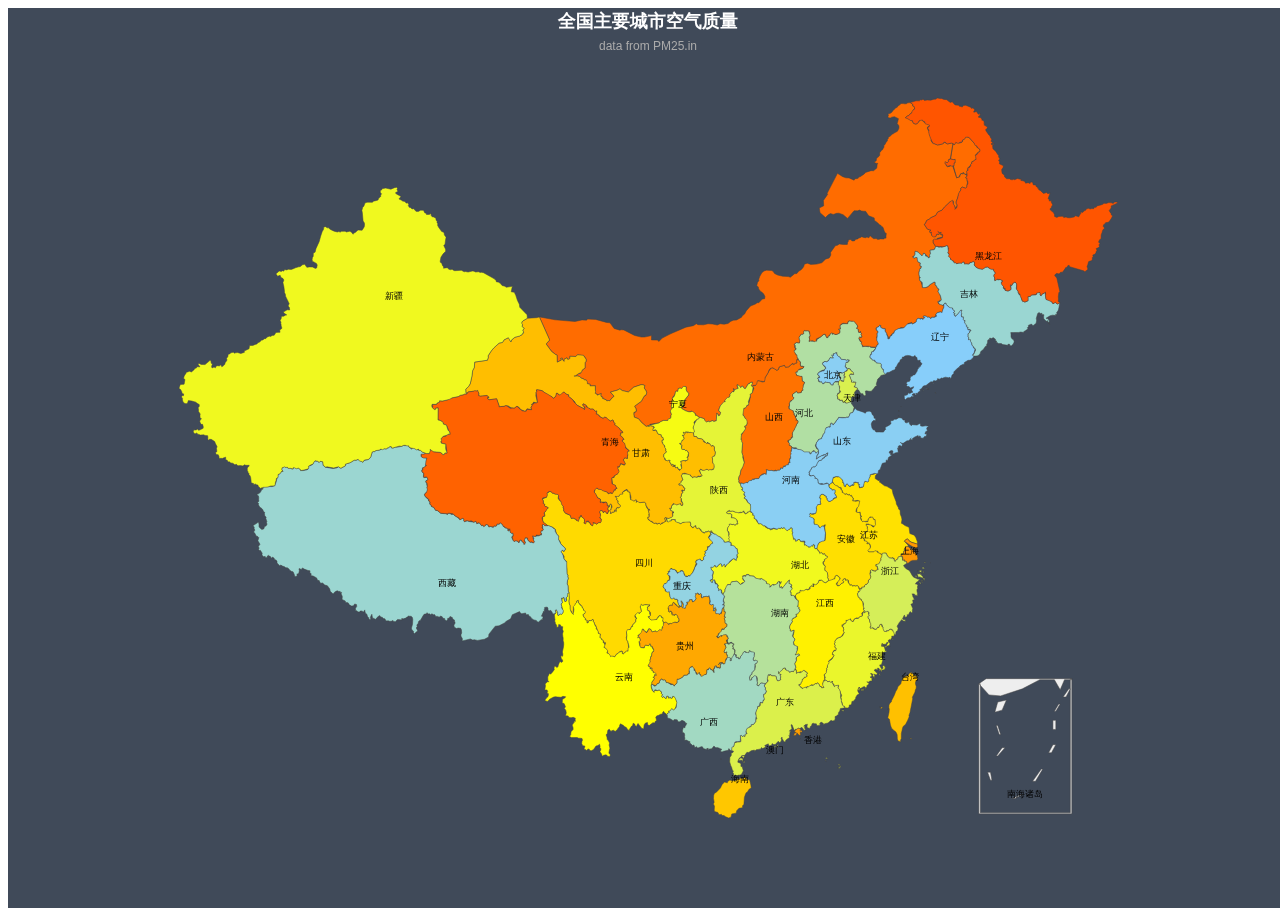
<file: index2.html>
<!DOCTYPE html>

<head>
    <meta charset="utf-8">
    <title>ECharts</title>
    <!-- ECharts单文件引入 -->
    <script src="js/echarts.js"></script>
    <script src="js/china.js"></script>
    <script src="js/jquery-2.0.3.min.js"></script>
    <script src="js/bootstrap.min.js"></script>
    <script src="js/respond.js"></script>
</head>

<body>
<!-- 为ECharts准备一个具备大小（宽高）的Dom -->
<div id="main"></div>
</body>
<script type="text/javascript">

    $("#main").css("width",$(window).width()+"px");
    $("#main").css("height",$(window).height()+"px");

    var myChart = echarts.init(document.getElementById('main'));
    var option = {

        backgroundColor: '#404a59',
        title: {
            text: '全国主要城市空气质量',
            subtext: 'data from PM25.in',
            left: 'center',
            textStyle: {
                color: '#fff'
            }
        },
        tooltip: {
            trigger: 'item'
        },
        visualMap : {
            min: 0,
            max: 1000,
            x: 'left',
            y: 'bottom',
            color: ['orangered','yellow','lightskyblue'],
            text: ['高', '低'], // 文本，默认为数值文本
            calculable: true,
            show:false
        },
        series: [{
            tooltip: {
                trigger: 'item',
            },
            name: 'iphone3',
            type: 'map',
            mapType: 'china',
            selectedMode: 'single',
            label: {
                normal: {
                    show: true,
                    textStyle: {
                        fontSize: 9,
                    }
                },
                emphasis: {
                    show: true,
                    textStyle: {
                        fontStyle: 'oblique',
                        fontSize: 9,
                    }
                }
            },
            showLegendSymbol: false,
            data: [{
                name: '北京',
                selected: false,
                value: Math.round(Math.random() * 1000)
            }, {
                name: '天津',
                selected: false,
                value: Math.round(Math.random() * 1000)
            }, {
                name: '上海',
                selected: false,
                value: Math.round(Math.random() * 1000)
            }, {
                name: '重庆',
                selected: false,
                value: Math.round(Math.random() * 1000)
            }, {
                name: '河北',
                selected: false,
                value: Math.round(Math.random() * 1000)
            }, {
                name: '河南',
                selected: false,
                value: Math.round(Math.random() * 1000)
            }, {
                name: '云南',
                selected: false,
                value: Math.round(Math.random() * 1000)
            }, {
                name: '辽宁',
                selected: false,
                value: Math.round(Math.random() * 1000)
            }, {
                name: '黑龙江',
                selected: false,
                value: Math.round(Math.random() * 1000)
            }, {
                name: '湖南',
                selected: false,
                value: Math.round(Math.random() * 1000)
            }, {
                name: '安徽',
                selected: false,
                value: Math.round(Math.random() * 1000)
            }, {
                name: '山东',
                selected: false,
                value: Math.round(Math.random() * 1000)
            }, {
                name: '新疆',
                selected: false,
                value: Math.round(Math.random() * 1000)
            }, {
                name: '江苏',
                selected: false,
                value: Math.round(Math.random() * 1000)
            }, {
                name: '浙江',
                selected: false,
                value: Math.round(Math.random() * 1000)
            }, {
                name: '江西',
                selected: false,
                value: Math.round(Math.random() * 1000)
            }, {
                name: '湖北',
                selected: false,
                value: Math.round(Math.random() * 1000)
            }, {
                name: '广西',
                selected: false,
                value: Math.round(Math.random() * 1000)
            }, {
                name: '甘肃',
                selected: false,
                value: Math.round(Math.random() * 1000)
            }, {
                name: '山西',
                selected: false,
                value: Math.round(Math.random() * 1000)
            }, {
                name: '内蒙古',
                selected: false,
                value: Math.round(Math.random() * 1000)
            }, {
                name: '陕西',
                selected: false,
                value: Math.round(Math.random() * 1000)
            }, {
                name: '吉林',
                selected: false,
                value: Math.round(Math.random() * 1000)
            }, {
                name: '福建',
                selected: false,
                value: Math.round(Math.random() * 1000)
            }, {
                name: '贵州',
                selected: false,
                value: Math.round(Math.random() * 1000)
            }, {
                name: '广东',
                selected: false,
                value: Math.round(Math.random() * 1000)
            }, {
                name: '青海',
                selected: false,
                value: Math.round(Math.random() * 1000)
            }, {
                name: '西藏',
                selected: false,
                value: Math.round(Math.random() * 1000)
            }, {
                name: '四川',
                selected: false,
                value: Math.round(Math.random() * 1000)
            }, {
                name: '宁夏',
                selected: false,
                value: Math.round(Math.random() * 1000)
            }, {
                name: '海南',
                selected: false,
                value: Math.round(Math.random() * 1000)
            }, {
                name: '台湾',
                selected: false,
                value: Math.round(Math.random() * 1000)
            }, {
                name: '香港',
                selected: false,
                value: Math.round(Math.random() * 1000)
            }, {
                name: '澳门',
                selected: false,
                value: Math.round(Math.random() * 1000)
            }]
        }, ],
    };
    myChart.on('mapselectchanged', function(param) {
        var selected = param.selected;
        var selectedProvince;
        var name;
        for(var i = 0, l = option.series[0].data.length; i < l; i++) {
            name = option.series[0].data[i].name;
            option.series[0].data[i].selected = selected[name];
            if(selected[name]) {
                selectedProvince = name;
            }
        }
        if(typeof selectedProvince == 'undefined') {
            option.series.splice(1);
            myChart.setOption(option, true);
            return;
        }
        option.series[1] = {
            name: '随机数据',
            type: 'map',
            mapType: selectedProvince,
            showLegendSymbol: false,
            label: {
                normal: {
                    show: true,
                    textStyle: {
                        fontSize: 9,
                    }
                },
                emphasis: {
                    show: true,
                    textStyle: {
                        fontStyle: 'oblique',
                        fontSize: 9,
                    }
                }
            },
            mapLocation: {
                x: '35%'
            },
            roam: true,
            data: [{
                name: '烟台市',
                value: Math.round(Math.random() * 1000)
            }, {
                name: '临沂市',
                value: Math.round(Math.random() * 1000)
            }, {
                name: '潍坊市',
                value: Math.round(Math.random() * 1000)
            }, {
                name: '青岛市',
                value: Math.round(Math.random() * 1000)
            }, {
                name: '菏泽市',
                value: Math.round(Math.random() * 1000)
            }, {
                name: '济宁市',
                value: Math.round(Math.random() * 1000)
            }, {
                name: '德州市',
                value: Math.round(Math.random() * 1000)
            }, {
                name: '滨州市',
                value: Math.round(Math.random() * 1000)
            }, {
                name: '聊城市',
                value: Math.round(Math.random() * 1000)
            }, {
                name: '东营市',
                value: Math.round(Math.random() * 1000)
            }, {
                name: '济南市',
                value: Math.round(Math.random() * 1000)
            }, {
                name: '泰安市',
                value: Math.round(Math.random() * 1000)
            }, {
                name: '威海市',
                value: Math.round(Math.random() * 1000)
            }, {
                name: '日照市',
                value: Math.round(Math.random() * 1000)
            }, {
                name: '淄博市',
                value: Math.round(Math.random() * 1000)
            }, {
                name: '枣庄市',
                value: Math.round(Math.random() * 1000)
            }, {
                name: '莱芜市',
                value: Math.round(Math.random() * 1000)
            }, {
                name: '张家口市',
                value: Math.round(Math.random() * 1000)
            }, {
                name: '保定市',
                value: Math.round(Math.random() * 1000)
            }, {
                name: '唐山市',
                value: Math.round(Math.random() * 1000)
            }, {
                name: '沧州市',
                value: Math.round(Math.random() * 1000)
            }, {
                name: '石家庄市',
                value: Math.round(Math.random() * 1000)
            }, {
                name: '邢台市',
                value: Math.round(Math.random() * 1000)
            }, {
                name: '邯郸市',
                value: Math.round(Math.random() * 1000)
            }, {
                name: '秦皇岛市',
                value: Math.round(Math.random() * 1000)
            }, {
                name: '衡水市',
                value: Math.round(Math.random() * 1000)
            }, {
                name: '廊坊市',
                value: Math.round(Math.random() * 1000)
            }, ]
        };
        option.legend = {
            orient: 'vertical',
            x: 'left',
            data: ['iphone3']
        };
        option.visualMap = {
            min: 0,
            max: 1000,
            x: 'left',
            y: 'bottom',
            color: ['orangered','yellow','lightskyblue'],
            text: ['高', '低'], // 文本，默认为数值文本
            calculable: true
        };
        myChart.setOption(option, true);
    });
    // 为echarts对象加载数据
    myChart.setOption(option);
</script>
</file>
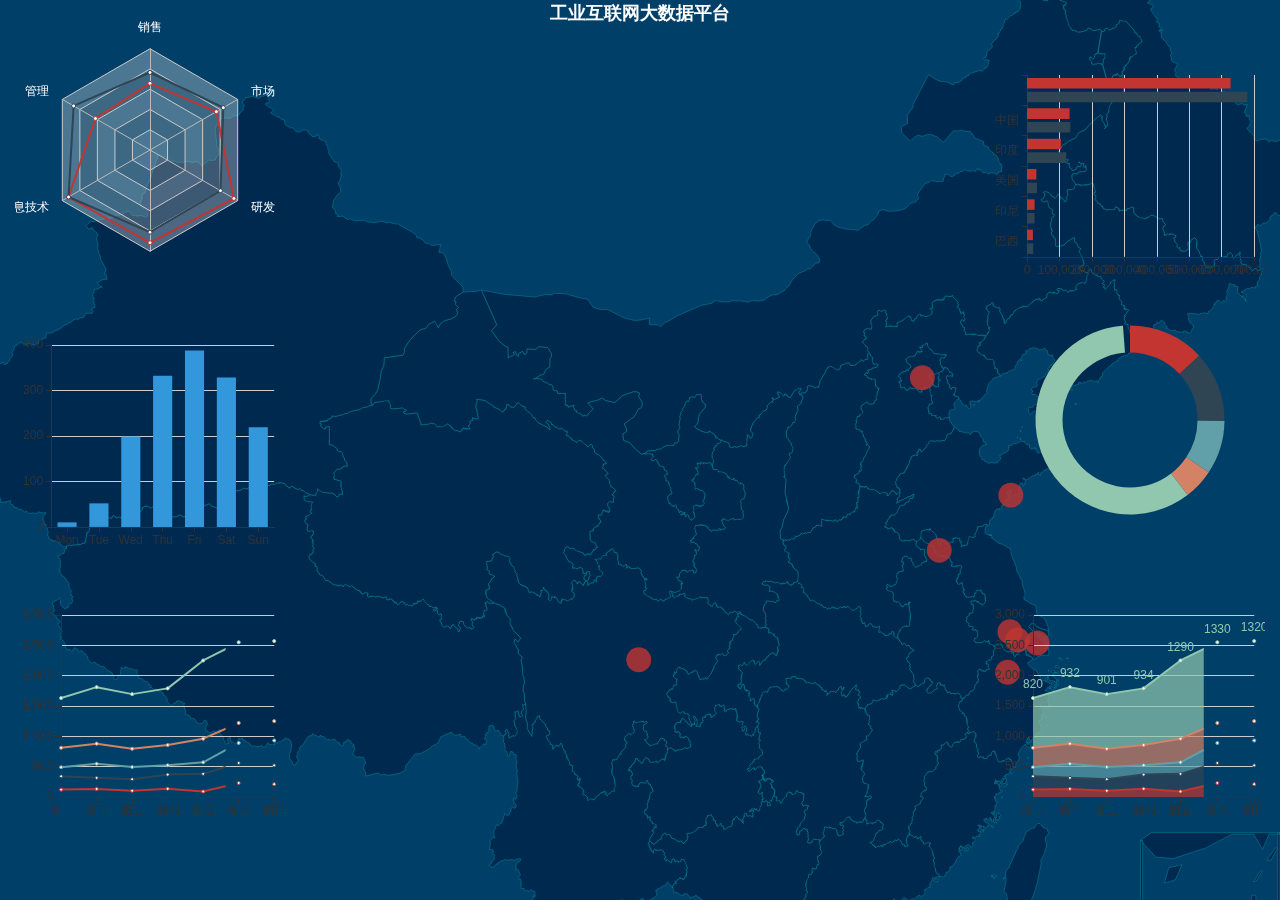
<file: index3.html>
<!DOCTYPE html>
<html>
<header>
    <meta charset="UTF-8">
    <meta name="viewport" content="width=device-width,initial-scale=1,minimum-scale=1.0,maximum-scale=1.0,user-scalable=no"/>
    <meta http-equiv="X-UA-COMPATIBLE" content="IE=edge">
    <meta name="description" content="工业互联网" />
    <meta name="keywords" content="工业互联网" />
    <title>工业互联网</title>
    <link rel="stylesheet" href="css/bootstrap.min.css">
    <link rel="stylesheet" href="css/index.css">

</header>
<body>
<!-- 为 ECharts 准备一个具备大小（宽高）的 DOM -->
<div id="main"></div>

<div id="echarts1" class="echartsDiv"></div>
<div id="echarts2" class="echartsDiv"></div>
<div id="echarts3" class="echartsDiv"></div>
<div id="echarts4" class="echartsDiv"></div>
<div id="echarts5" class="echartsDiv"></div>
<div id="echarts6" class="echartsDiv"></div>

<!-- 引入 ECharts 文件 -->
<script src="js/jquery-2.0.3.min.js"></script>
<script src="js/echarts.js"></script>
<script src="js/china.js"></script>
<script type="text/javascript">
    $(function () {
        $("#main").css("width",$(window).width()+"px");
        $("#main").css("height",$(window).height()+"px");
        initMap();
        initEchartsDiv1();
        initEchartsDiv2();
        initEchartsDiv3();
        initEchartsDiv4();
        initEchartsDiv5();
        initEchartsDiv6();
    })

    function initMap() {
        var geoCoordMap = {
            "海门":[121.15,31.89],
            "鄂尔多斯":[109.781327,39.608266],
            "招远":[120.38,37.35],
            "舟山":[122.207216,29.985295],
            "齐齐哈尔":[123.97,47.33],
            "盐城":[120.13,33.38],
            "赤峰":[118.87,42.28],
            "青岛":[120.33,36.07],
            "乳山":[121.52,36.89],
            "金昌":[102.188043,38.520089],
            "泉州":[118.58,24.93],
            "莱西":[120.53,36.86],
            "日照":[119.46,35.42],
            "胶南":[119.97,35.88],
            "南通":[121.05,32.08],
            "拉萨":[91.11,29.97],
            "云浮":[112.02,22.93],
            "梅州":[116.1,24.55],
            "文登":[122.05,37.2],
            "上海":[121.48,31.22],
            "攀枝花":[101.718637,26.582347],
            "威海":[122.1,37.5],
            "承德":[117.93,40.97],
            "厦门":[118.1,24.46],
            "汕尾":[115.375279,22.786211],
            "潮州":[116.63,23.68],
            "丹东":[124.37,40.13],
            "太仓":[121.1,31.45],
            "曲靖":[103.79,25.51],
            "烟台":[121.39,37.52],
            "福州":[119.3,26.08],
            "瓦房店":[121.979603,39.627114],
            "即墨":[120.45,36.38],
            "抚顺":[123.97,41.97],
            "玉溪":[102.52,24.35],
            "张家口":[114.87,40.82],
            "阳泉":[113.57,37.85],
            "莱州":[119.942327,37.177017],
            "湖州":[120.1,30.86],
            "汕头":[116.69,23.39],
            "昆山":[120.95,31.39],
            "宁波":[121.56,29.86],
            "湛江":[110.359377,21.270708],
            "揭阳":[116.35,23.55],
            "荣成":[122.41,37.16],
            "连云港":[119.16,34.59],
            "葫芦岛":[120.836932,40.711052],
            "常熟":[120.74,31.64],
            "东莞":[113.75,23.04],
            "河源":[114.68,23.73],
            "淮安":[119.15,33.5],
            "泰州":[119.9,32.49],
            "南宁":[108.33,22.84],
            "营口":[122.18,40.65],
            "惠州":[114.4,23.09],
            "江阴":[120.26,31.91],
            "蓬莱":[120.75,37.8],
            "韶关":[113.62,24.84],
            "嘉峪关":[98.289152,39.77313],
            "广州":[113.23,23.16],
            "延安":[109.47,36.6],
            "太原":[112.53,37.87],
            "清远":[113.01,23.7],
            "中山":[113.38,22.52],
            "昆明":[102.73,25.04],
            "寿光":[118.73,36.86],
            "盘锦":[122.070714,41.119997],
            "长治":[113.08,36.18],
            "深圳":[114.07,22.62],
            "珠海":[113.52,22.3],
            "宿迁":[118.3,33.96],
            "咸阳":[108.72,34.36],
            "铜川":[109.11,35.09],
            "平度":[119.97,36.77],
            "佛山":[113.11,23.05],
            "海口":[110.35,20.02],
            "江门":[113.06,22.61],
            "章丘":[117.53,36.72],
            "肇庆":[112.44,23.05],
            "大连":[121.62,38.92],
            "临汾":[111.5,36.08],
            "吴江":[120.63,31.16],
            "石嘴山":[106.39,39.04],
            "沈阳":[123.38,41.8],
            "苏州":[120.62,31.32],
            "茂名":[110.88,21.68],
            "嘉兴":[120.76,30.77],
            "长春":[125.35,43.88],
            "胶州":[120.03336,36.264622],
            "银川":[106.27,38.47],
            "张家港":[120.555821,31.875428],
            "三门峡":[111.19,34.76],
            "锦州":[121.15,41.13],
            "南昌":[115.89,28.68],
            "柳州":[109.4,24.33],
            "三亚":[109.511909,18.252847],
            "自贡":[104.778442,29.33903],
            "吉林":[126.57,43.87],
            "阳江":[111.95,21.85],
            "泸州":[105.39,28.91],
            "西宁":[101.74,36.56],
            "宜宾":[104.56,29.77],
            "呼和浩特":[111.65,40.82],
            "成都":[104.06,30.67],
            "大同":[113.3,40.12],
            "镇江":[119.44,32.2],
            "桂林":[110.28,25.29],
            "张家界":[110.479191,29.117096],
            "宜兴":[119.82,31.36],
            "北海":[109.12,21.49],
            "西安":[108.95,34.27],
            "金坛":[119.56,31.74],
            "东营":[118.49,37.46],
            "牡丹江":[129.58,44.6],
            "遵义":[106.9,27.7],
            "绍兴":[120.58,30.01],
            "扬州":[119.42,32.39],
            "常州":[119.95,31.79],
            "潍坊":[119.1,36.62],
            "重庆":[106.54,29.59],
            "台州":[121.420757,28.656386],
            "南京":[118.78,32.04],
            "滨州":[118.03,37.36],
            "贵阳":[106.71,26.57],
            "无锡":[120.29,31.59],
            "本溪":[123.73,41.3],
            "克拉玛依":[84.77,45.59],
            "渭南":[109.5,34.52],
            "马鞍山":[118.48,31.56],
            "宝鸡":[107.15,34.38],
            "焦作":[113.21,35.24],
            "句容":[119.16,31.95],
            "北京":[116.46,39.92],
            "徐州":[117.2,34.26],
            "衡水":[115.72,37.72],
            "包头":[110,40.58],
            "绵阳":[104.73,31.48],
            "乌鲁木齐":[87.68,43.77],
            "枣庄":[117.57,34.86],
            "杭州":[120.19,30.26],
            "淄博":[118.05,36.78],
            "鞍山":[122.85,41.12],
            "溧阳":[119.48,31.43],
            "库尔勒":[86.06,41.68],
            "安阳":[114.35,36.1],
            "开封":[114.35,34.79],
            "济南":[117,36.65],
            "德阳":[104.37,31.13],
            "温州":[120.65,28.01],
            "九江":[115.97,29.71],
            "邯郸":[114.47,36.6],
            "临安":[119.72,30.23],
            "兰州":[103.73,36.03],
            "沧州":[116.83,38.33],
            "临沂":[118.35,35.05],
            "南充":[106.110698,30.837793],
            "天津":[117.2,39.13],
            "富阳":[119.95,30.07],
            "泰安":[117.13,36.18],
            "诸暨":[120.23,29.71],
            "郑州":[113.65,34.76],
            "哈尔滨":[126.63,45.75],
            "聊城":[115.97,36.45],
            "芜湖":[118.38,31.33],
            "唐山":[118.02,39.63],
            "平顶山":[113.29,33.75],
            "邢台":[114.48,37.05],
            "德州":[116.29,37.45],
            "济宁":[116.59,35.38],
            "荆州":[112.239741,30.335165],
            "宜昌":[111.3,30.7],
            "义乌":[120.06,29.32],
            "丽水":[119.92,28.45],
            "洛阳":[112.44,34.7],
            "秦皇岛":[119.57,39.95],
            "株洲":[113.16,27.83],
            "石家庄":[114.48,38.03],
            "莱芜":[117.67,36.19],
            "常德":[111.69,29.05],
            "保定":[115.48,38.85],
            "湘潭":[112.91,27.87],
            "金华":[119.64,29.12],
            "岳阳":[113.09,29.37],
            "长沙":[113,28.21],
            "衢州":[118.88,28.97],
            "廊坊":[116.7,39.53],
            "菏泽":[115.480656,35.23375],
            "合肥":[117.27,31.86],
            "武汉":[114.31,30.52],
            "大庆":[125.03,46.58]
        };

        var convertData = function (data) {
            var res = [];
            for (var i = 0; i < data.length; i++) {
                var geoCoord = geoCoordMap[data[i].name];
                if (geoCoord) {
                    res.push({
                        name: data[i].name,
                        value: geoCoord.concat(data[i].value)
                    });
                }
            }
            return res;
        };

        option = {
            backgroundColor: '#003f68',
            title: {
                text: '工业互联网大数据平台',
                x:'center',
                textStyle: {
                    color: '#fff'
                }
            },
            tooltip: {
                trigger: 'item',
                formatter: function (params) {
                    return params.name + ' : ' + params.value[2];
                }
            },
            legend: {
                orient: 'vertical',
                y: 'bottom',
                x:'right',
                textStyle: {
                    color: '#fff'
                }
            },
//        visualMap: {
//            min: 0,
//            max: 200,
//            calculable: true,
//            inRange: {
//                color: ['#50a3ba', '#eac736', '#d94e5d']
//            },
//            textStyle: {
//                color: '#fff'
//            }
//        },
            geo: {
                roam:true,
                map: 'china',
                center: [104.114129, 37.550339],
                zoom: 1.5,
                label: {
                    emphasis: {
                        show: false
                    }
                },
                itemStyle: {
                    normal: {
                        areaColor: '#002950',//地图的背景颜色
                        borderColor: '#008998'//省份分割线颜色
                    },
                    emphasis: {
                        areaColor: '#04b4b0'//鼠标滑过是高亮的颜色
                    }
                }
            },
            series: [
                {
                    name: 'pm2.5',
                    type: 'scatter',
                    coordinateSystem: 'geo',
                    data: convertData([
                        {name: "青岛", value: 18},
                        {name: "上海", value: 25},
                        {name: "苏州", value: 50},
                        {name: "成都", value: 58},
                        {name: "无锡", value: 71},
                        {name: "北京", value: 79},
                        {name: "徐州", value: 79},
                        {name: "杭州", value: 84},
                    ]),
                    symbolSize: 25,
                    label: {
                        normal: {
                            show: false
                        },
                        emphasis: {
                            show: false
                        }
                    },
                    itemStyle: {
                        emphasis: {
                            borderColor: '#fff',//标记城市的红圈的边框颜色
                            borderWidth: 1
                        }
                    }
                }
            ]
        }
        var myChart = echarts.init(document.getElementById('main'));
        myChart.setOption(option);
    }
    
    function initEchartsDiv1() {
        $('#echarts1').height($(window).height()*0.9/3);
        $('#echarts1').width($('#echarts1').height());
        $('#echarts1').css('top','15px');
        $('#echarts1').css('left','15px');

        var echarts1 = echarts.init(document.getElementById('echarts1'));
        option = {
            title: {
                text: ''
            },
            tooltip: {},
            radar: {
                name: {
                    textStyle: {
                        color: '#fff',
                        backgroundColor: '#999',
                        borderRadius: 3,
                        padding: [3, 5]
                    }
                },
                indicator: [
                    { name: '销售', max: 6500},
                    { name: '管理', max: 16000},
                    { name: '信息技术', max: 30000},
                    { name: '', max: 38000},
                    { name: '研发', max: 52000},
                    { name: '市场', max: 25000}
                ]
            },
            series: [{
                type: 'radar',
                // areaStyle: {normal: {}},
                data : [
                    {
                        value : [4300, 10000, 28000, 35000, 50000, 19000],
                        name : '预算分配（Allocated Budget）'
                    },
                    {
                        value : [5000, 14000, 28000, 31000, 42000, 21000],
                        name : '实际开销（Actual Spending）'
                    }
                ]
            }]
        };
        echarts1.setOption(option);

    }

    function initEchartsDiv2() {
        $('#echarts2').height($(window).height()*0.9/3);
        $('#echarts2').width($('#echarts2').height());
        $('#echarts2').css('top',($(window).height()*0.9/3)+15+'px');
        $('#echarts2').css('left','15px');

        var echarts2 = echarts.init(document.getElementById('echarts2'));
        option = {
            color: ['#3398DB'],
            tooltip : {
                trigger: 'axis',
                axisPointer : {            // 坐标轴指示器，坐标轴触发有效
                    type : 'shadow'        // 默认为直线，可选为：'line' | 'shadow'
                }
            },
            grid: {
                left: '3%',
                right: '4%',
                bottom: '3%',
                containLabel: true
            },
            xAxis : [
                {
                    type : 'category',
                    data : ['Mon', 'Tue', 'Wed', 'Thu', 'Fri', 'Sat', 'Sun'],
                    axisTick: {
                        alignWithLabel: true
                    }
                }
            ],
            yAxis : [
                {
                    type : 'value'
                }
            ],
            series : [
                {
                    name:'直接访问',
                    type:'bar',
                    barWidth: '60%',
                    data:[10, 52, 200, 334, 390, 330, 220]
                }
            ]
        };
        echarts2.setOption(option);
    }

    function initEchartsDiv3() {
        $('#echarts3').height($(window).height()*0.9/3);
        $('#echarts3').width($('#echarts3').height());
        $('#echarts3').css('top',($(window).height()*0.9/3)*2+15+'px');
        $('#echarts3').css('left','15px');

        var echarts3 = echarts.init(document.getElementById('echarts3'));
        option = {
            title: {
                text: ''
            },
            tooltip: {
                trigger: 'axis'
            },
            grid: {
                left: '3%',
                right: '4%',
                bottom: '3%',
                containLabel: true
            },
            xAxis: {
                type: 'category',
                boundaryGap: false,
                data: ['周一','周二','周三','周四','周五','周六','周日']
            },
            yAxis: {
                type: 'value'
            },
            series: [
                {
                    name:'邮件营销',
                    type:'line',
                    stack: '总量',
                    data:[120, 132, 101, 134, 90, 230, 210]
                },
                {
                    name:'联盟广告',
                    type:'line',
                    stack: '总量',
                    data:[220, 182, 191, 234, 290, 330, 310]
                },
                {
                    name:'视频广告',
                    type:'line',
                    stack: '总量',
                    data:[150, 232, 201, 154, 190, 330, 410]
                },
                {
                    name:'直接访问',
                    type:'line',
                    stack: '总量',
                    data:[320, 332, 301, 334, 390, 330, 320]
                },
                {
                    name:'搜索引擎',
                    type:'line',
                    stack: '总量',
                    data:[820, 932, 901, 934, 1290, 1330, 1320]
                }
            ]
        };
        echarts3.setOption(option);
    }

    function initEchartsDiv4() {
        $('#echarts4').height($(window).height()*0.9/3);
        $('#echarts4').width($('#echarts4').height());
        $('#echarts4').css('top','15px');
        $('#echarts4').css('right','15px');

        var echarts4 = echarts.init(document.getElementById('echarts4'));
        option = {
            title: {
                text: '',
            },
            tooltip: {
                trigger: 'axis',
                axisPointer: {
                    type: 'shadow'
                }
            },
            grid: {
                left: '0%',
                right: '4%',
                bottom: '3%',
                containLabel: true
            },
            xAxis: {
                type: 'value',
                boundaryGap: [0, 0.01]
            },
            yAxis: {
                type: 'category',
                data: ['巴西','印尼','美国','印度','中国','']
            },
            series: [
                {
                    name: '2011年',
                    type: 'bar',
                    data: [18203, 23489, 29034, 104970, 131744, 630230]
                },
                {
                    name: '2012年',
                    type: 'bar',
                    data: [19325, 23438, 31000, 121594, 134141, 681807]
                }
            ]
        };
        echarts4.setOption(option);
    }

    function initEchartsDiv5() {
        $('#echarts5').height($(window).height()*0.9/3);
        $('#echarts5').width($('#echarts5').height());
        $('#echarts5').css('top',($(window).height()*0.9/3)+15+'px');
        $('#echarts5').css('right','15px');

        var echarts5 = echarts.init(document.getElementById('echarts5'));
        option = {
            tooltip: {
                trigger: 'item',
                formatter: "{a} <br/>{b}: {c} ({d}%)"
            },
            series: [
                {
                    name:'访问来源',
                    type:'pie',
                    radius: ['50%', '70%'],
                    avoidLabelOverlap: false,
                    label: {
                        normal: {
                            show: false,
                            position: 'center'
                        },
                        emphasis: {
                            show: true,
                            textStyle: {
                                fontSize: '30',
                                fontWeight: 'bold'
                            }
                        }
                    },
                    labelLine: {
                        normal: {
                            show: false
                        }
                    },
                    data:[
                        {value:335, name:'直接访问'},
                        {value:310, name:'邮件营销'},
                        {value:234, name:'联盟广告'},
                        {value:135, name:'视频广告'},
                        {value:1548, name:'搜索引擎'}
                    ]
                }
            ]
        };
        echarts5.setOption(option);
    }

    function initEchartsDiv6() {
        $('#echarts6').height($(window).height()*0.9/3);
        $('#echarts6').width($('#echarts6').height());
        $('#echarts6').css('top',($(window).height()*0.9/3)*2+15+'px');
        $('#echarts6').css('right','15px');

        var echarts6 = echarts.init(document.getElementById('echarts6'));
        option = {
            title: {
                text: ''
            },
            tooltip : {
                trigger: 'axis',
                axisPointer: {
                    type: 'cross',
                    label: {
                        backgroundColor: '#6a7985'
                    }
                }
            },
            grid: {
                left: '0%',
                right: '4%',
                bottom: '3%',
                containLabel: true
            },
            xAxis : [
                {
                    type : 'category',
                    boundaryGap : false,
                    data : ['周一','周二','周三','周四','周五','周六','周日']
                }
            ],
            yAxis : [
                {
                    type : 'value'
                }
            ],
            series : [
                {
                    name:'邮件营销',
                    type:'line',
                    stack: '总量',
                    areaStyle: {normal: {}},
                    data:[120, 132, 101, 134, 90, 230, 210]
                },
                {
                    name:'联盟广告',
                    type:'line',
                    stack: '总量',
                    areaStyle: {normal: {}},
                    data:[220, 182, 191, 234, 290, 330, 310]
                },
                {
                    name:'视频广告',
                    type:'line',
                    stack: '总量',
                    areaStyle: {normal: {}},
                    data:[150, 232, 201, 154, 190, 330, 410]
                },
                {
                    name:'直接访问',
                    type:'line',
                    stack: '总量',
                    areaStyle: {normal: {}},
                    data:[320, 332, 301, 334, 390, 330, 320]
                },
                {
                    name:'搜索引擎',
                    type:'line',
                    stack: '总量',
                    label: {
                        normal: {
                            show: true,
                            position: 'top'
                        }
                    },
                    areaStyle: {normal: {}},
                    data:[820, 932, 901, 934, 1290, 1330, 1320]
                }
            ]
        };
        echarts6.setOption(option);
    }

</script>
</body>
</file>
<file: css/index.css>
body{
    position: relative;
    overflow: hidden;
}
.echartsDiv{
    position: absolute;
    width: 100px;
    height: 100px;
    z-index: 100;
    background: #2e6da4;
}
/*#echarts1{*/
    /*top: 15px;*/
    /*left: 15px;*/
/*}*/

/*#echarts2{*/
    /*top: 215px;*/
    /*left: 15px;*/
/*}*/

/*#echarts3{*/
    /*top: 415px;*/
    /*left: 15px;*/
/*}*/

/*#echarts4{*/
    /*top: 15px;*/
    /*right: 15px;*/
/*}*/
/*#echarts5{*/
    /*top: 215px;*/
    /*right: 15px;*/
/*}*/
/*#echarts6{*/
    /*top: 415px;*/
    /*right: 15px;*/
/*}*/
</file>
